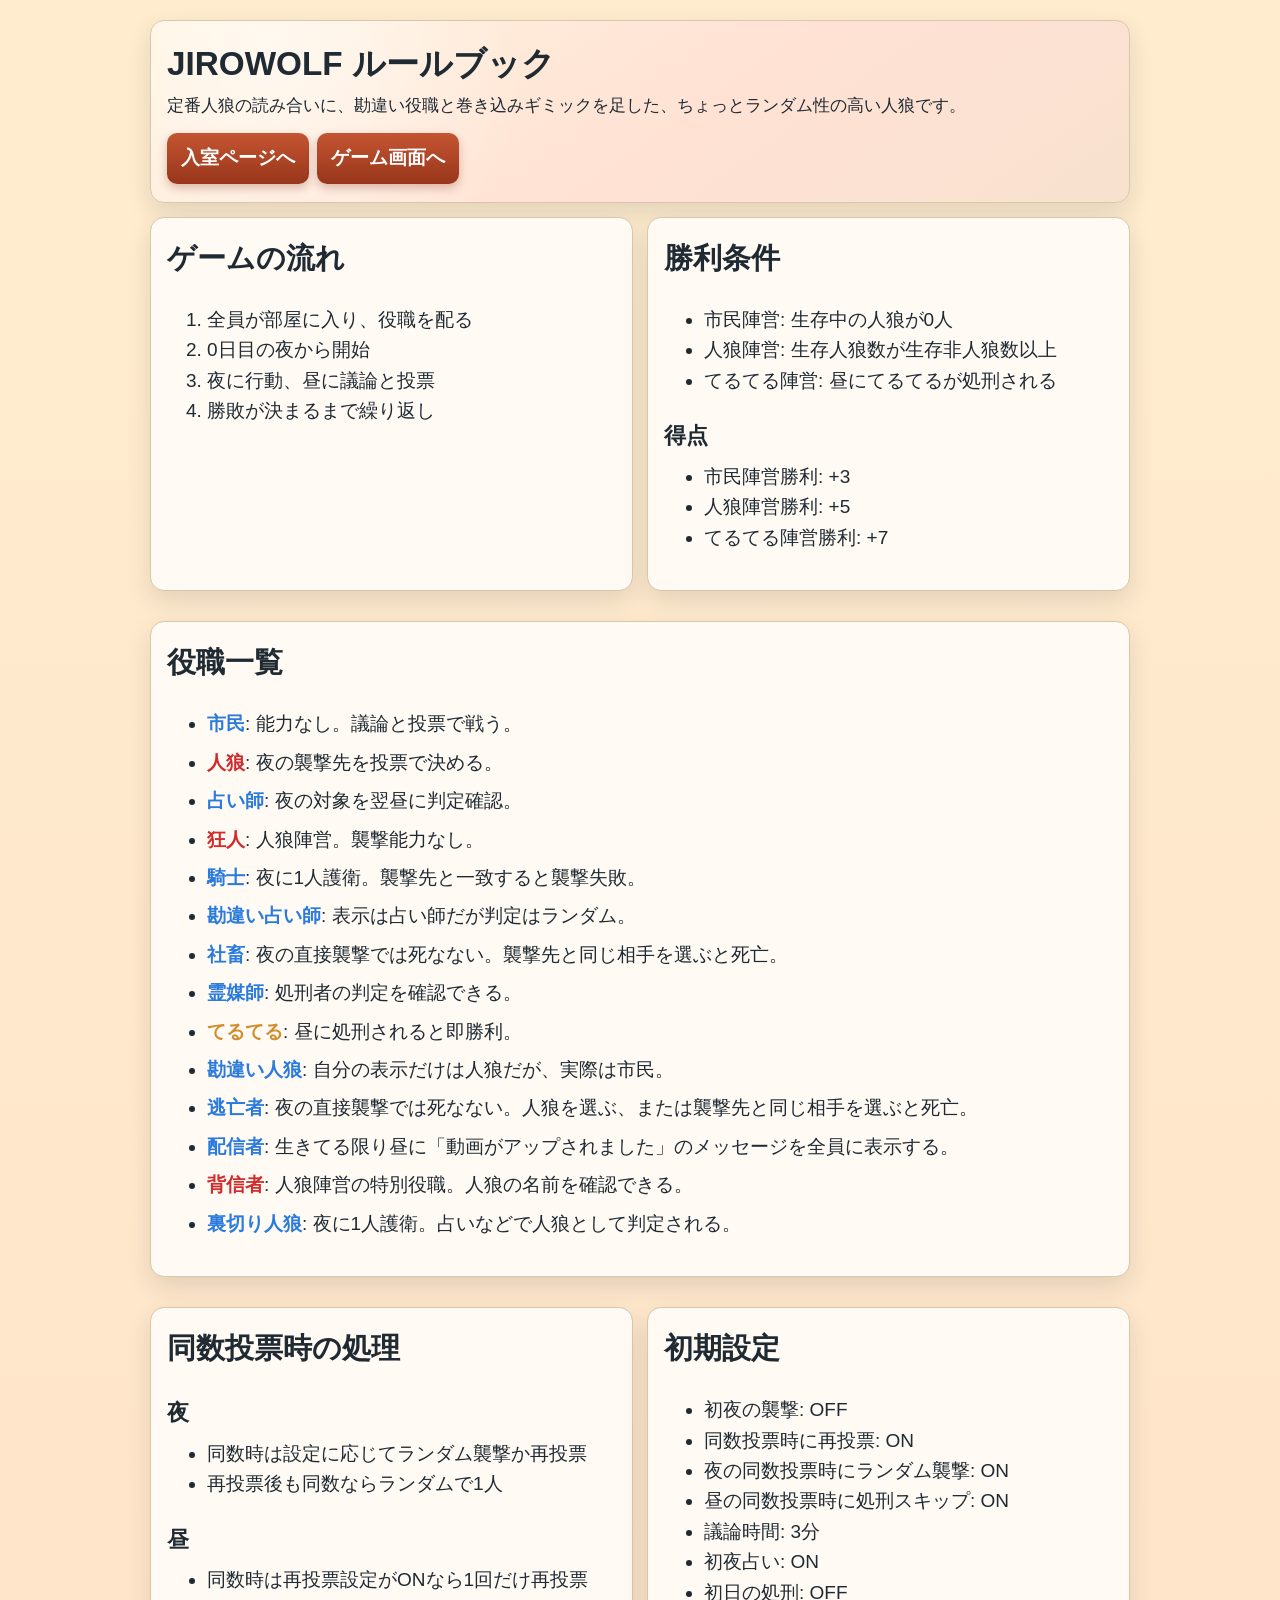
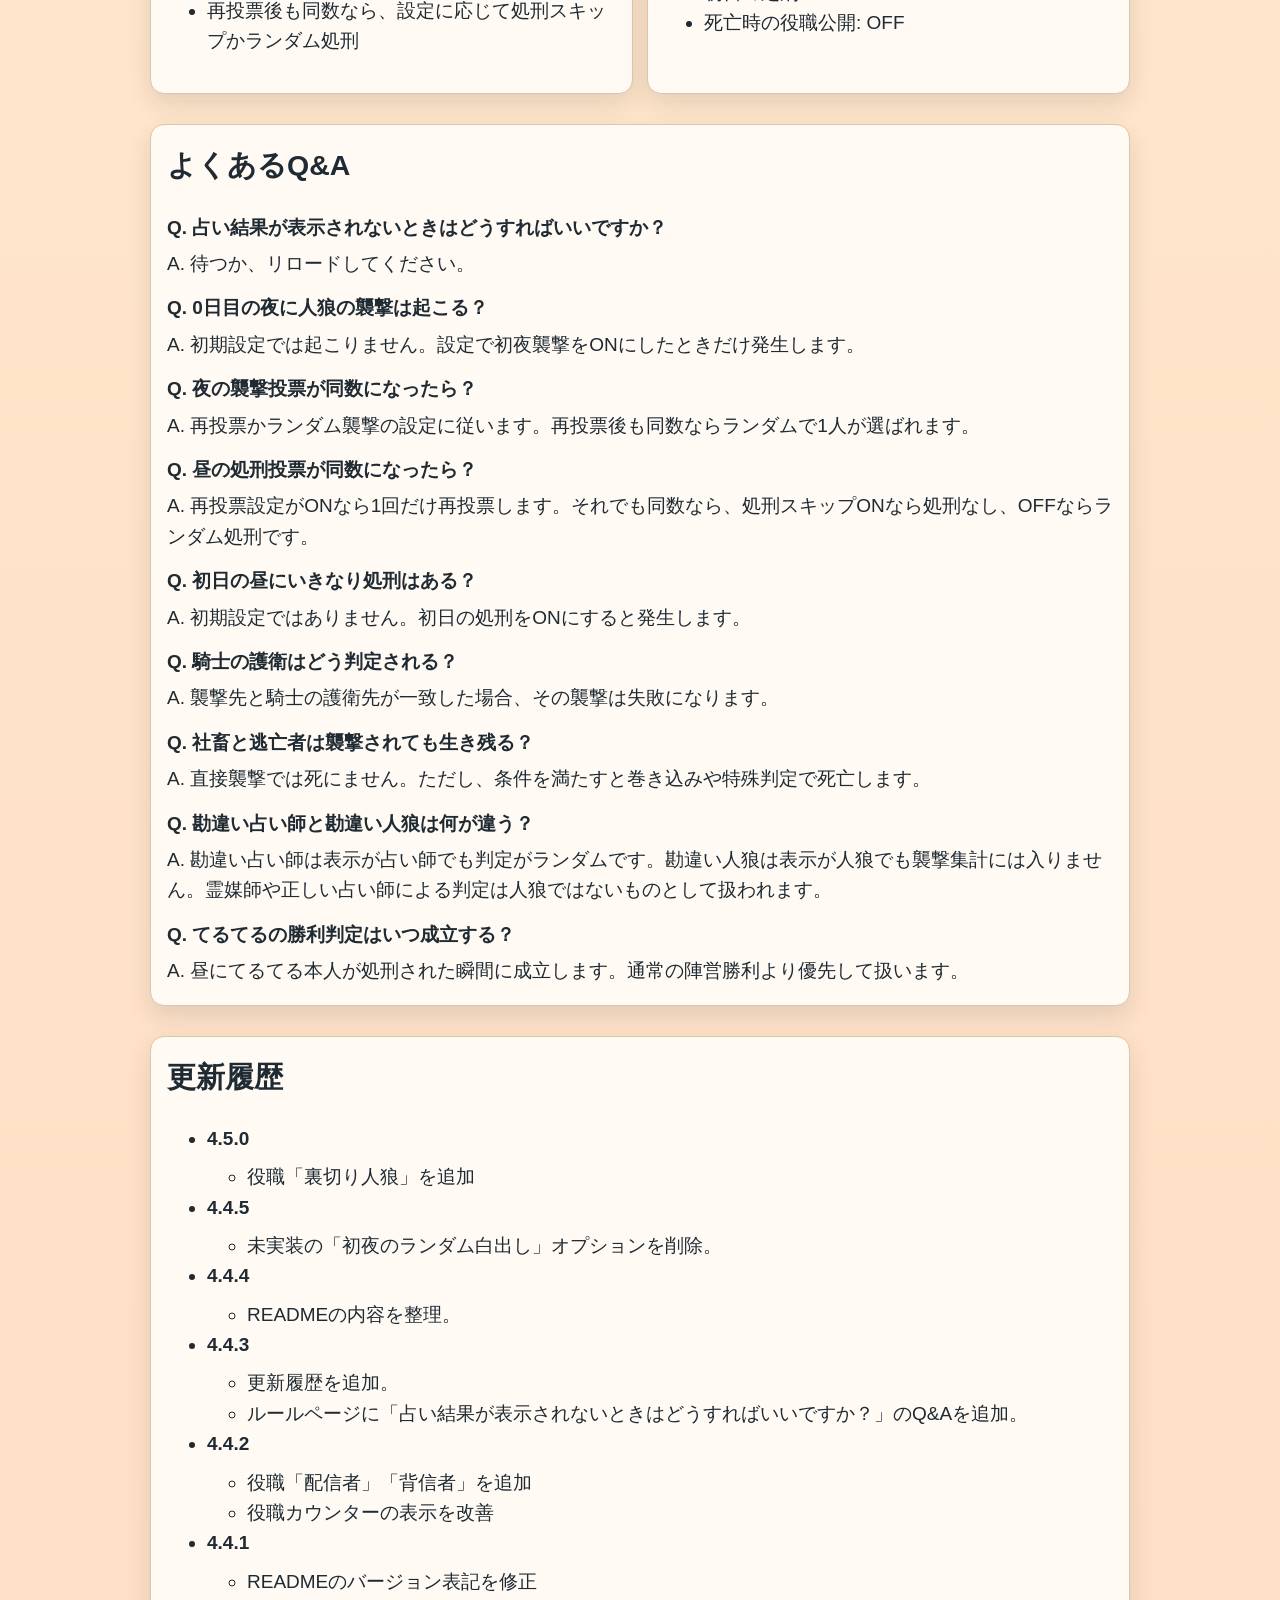
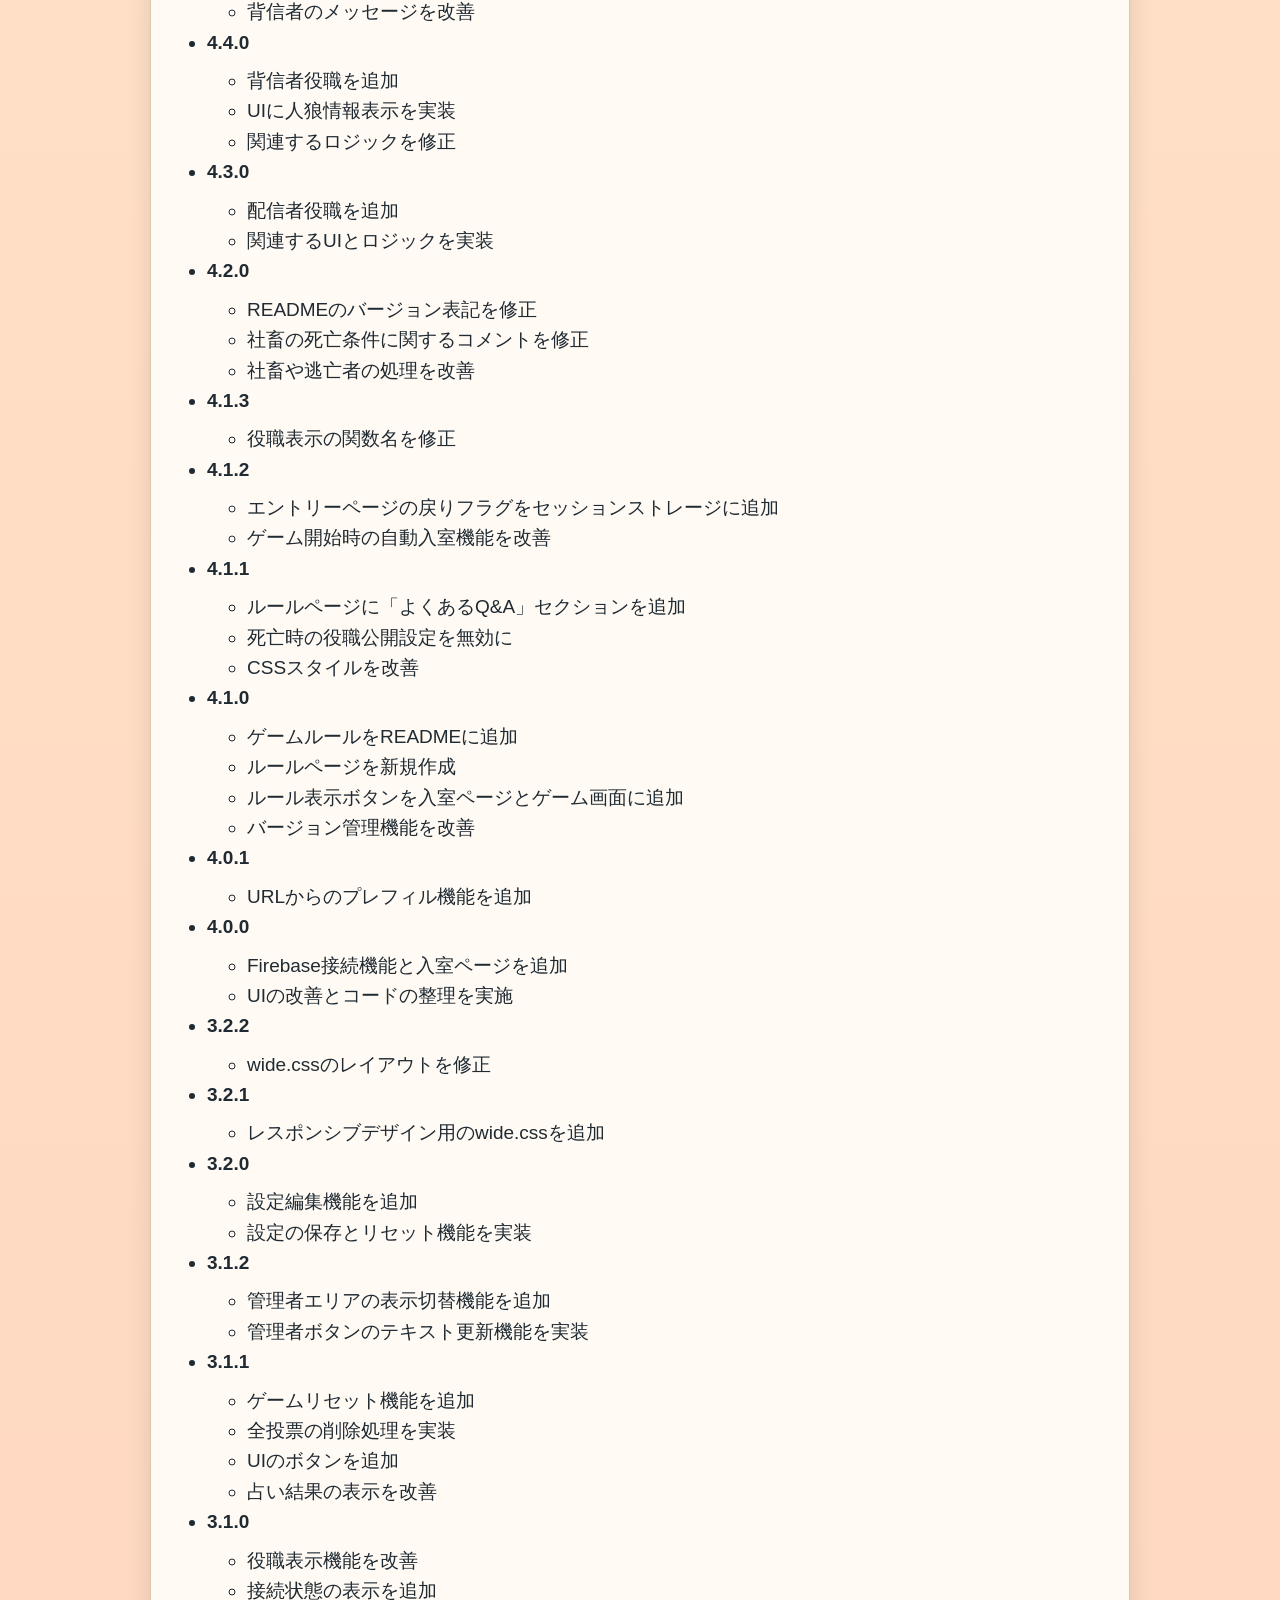
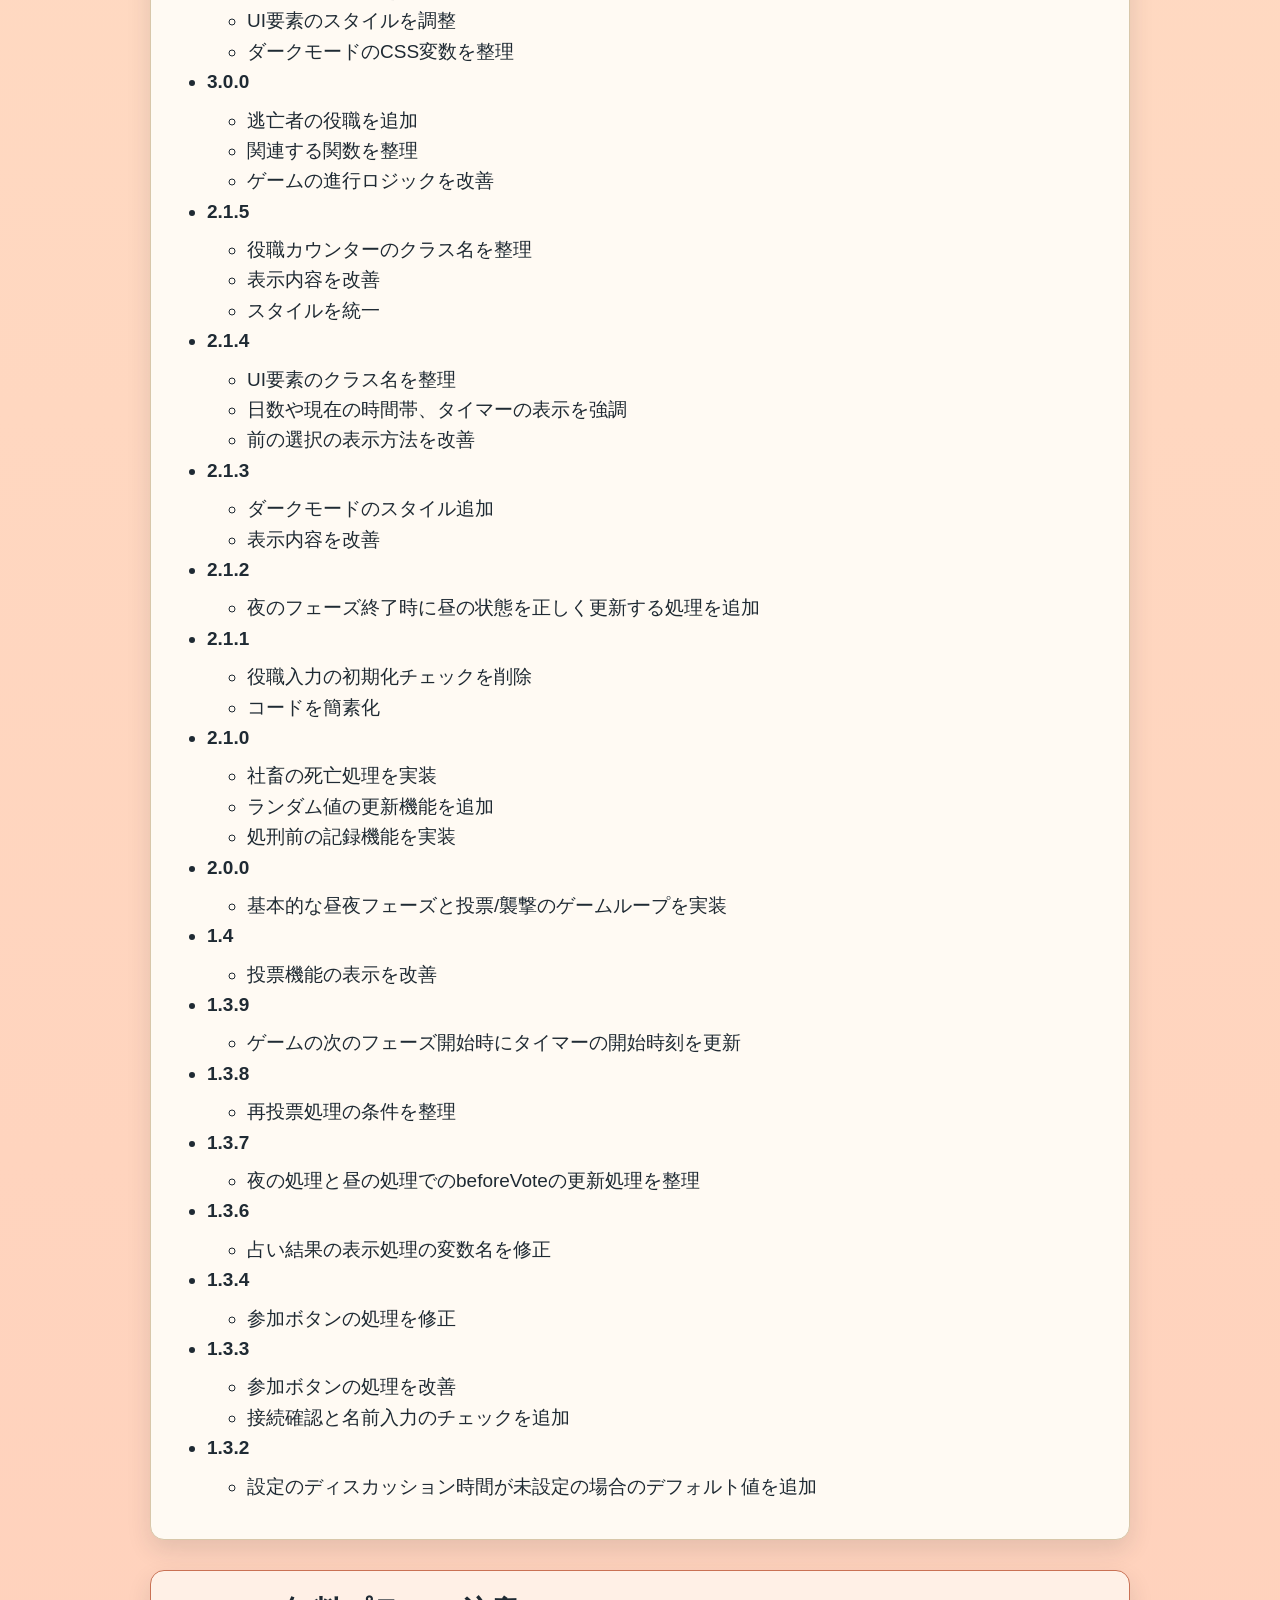
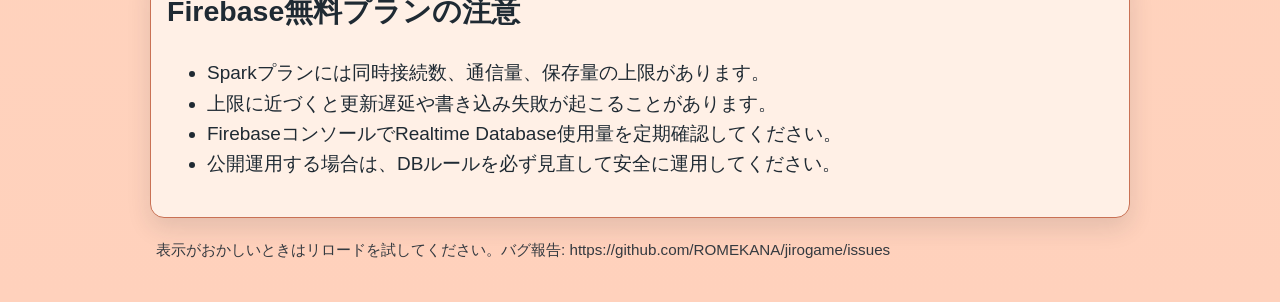
<file: rules.html>
<!DOCTYPE html>
<html lang="ja">
<head>
    <meta charset="UTF-8">
    <meta name="viewport" content="width=device-width, initial-scale=1, maximum-scale=1, user-scalable=no">
    <title>人狼 - ルール</title>
    <link rel="icon" href="./favicon.png">
    <link rel="stylesheet" href="./style.css">
    <link rel="stylesheet" href="./rules.css">
    <link rel="stylesheet" href="./mobile.css" media="(max-width: 768px)">
</head>
<body>
    <main class="rules-page">
        <section class="area hero">
            <h1>JIROWOLF ルールブック</h1>
            <p class="lead">定番人狼の読み合いに、勘違い役職と巻き込みギミックを足した、ちょっとランダム性の高い人狼です。</p>
            <div class="nav-row">
                <a href="./entry.html">入室ページへ</a>
                <a href="./index.html">ゲーム画面へ</a>
            </div>
        </section>

        <section class="rules-grid">
            <article class="area">
                <h2>ゲームの流れ</h2>
                <ol>
                    <li>全員が部屋に入り、役職を配る</li>
                    <li>0日目の夜から開始</li>
                    <li>夜に行動、昼に議論と投票</li>
                    <li>勝敗が決まるまで繰り返し</li>
                </ol>
            </article>

            <article class="area">
                <h2>勝利条件</h2>
                <ul>
                    <li>市民陣営: 生存中の人狼が0人</li>
                    <li>人狼陣営: 生存人狼数が生存非人狼数以上</li>
                    <li>てるてる陣営: 昼にてるてるが処刑される</li>
                </ul>
                <h3>得点</h3>
                <ul>
                    <li>市民陣営勝利: +3</li>
                    <li>人狼陣営勝利: +5</li>
                    <li>てるてる陣営勝利: +7</li>
                </ul>
            </article>

            <article class="area full">
                <h2>役職一覧</h2>
                <ul class="role-list">
                    <li><strong class="team-citizen">市民</strong>: 能力なし。議論と投票で戦う。</li>
                    <li><strong class="team-wolf">人狼</strong>: 夜の襲撃先を投票で決める。</li>
                    <li><strong class="team-citizen">占い師</strong>: 夜の対象を翌昼に判定確認。</li>
                    <li><strong class="team-wolf">狂人</strong>: 人狼陣営。襲撃能力なし。</li>
                    <li><strong class="team-citizen">騎士</strong>: 夜に1人護衛。襲撃先と一致すると襲撃失敗。</li>
                    <li><strong class="team-citizen">勘違い占い師</strong>: 表示は占い師だが判定はランダム。</li>
                    <li><strong class="team-citizen">社畜</strong>: 夜の直接襲撃では死なない。襲撃先と同じ相手を選ぶと死亡。</li>
                    <li><strong class="team-citizen">霊媒師</strong>: 処刑者の判定を確認できる。</li>
                    <li><strong class="team-teruteru">てるてる</strong>: 昼に処刑されると即勝利。</li>
                    <li><strong class="team-citizen">勘違い人狼</strong>: 自分の表示だけは人狼だが、実際は市民。</li>
                    <li><strong class="team-citizen">逃亡者</strong>: 夜の直接襲撃では死なない。人狼を選ぶ、または襲撃先と同じ相手を選ぶと死亡。</li>
                    <li><strong class="team-citizen">配信者</strong>: 生きてる限り昼に「動画がアップされました」のメッセージを全員に表示する。</li>
                    <li><strong class="team-wolf">背信者</strong>: 人狼陣営の特別役職。人狼の名前を確認できる。</li>
                    <li><strong class="team-citizen">裏切り人狼</strong>: 夜に1人護衛。占いなどで人狼として判定される。</li>
                </ul>
            </article>

            <article class="area">
                <h2>同数投票時の処理</h2>
                <h3>夜</h3>
                <ul>
                    <li>同数時は設定に応じてランダム襲撃か再投票</li>
                    <li>再投票後も同数ならランダムで1人</li>
                </ul>
                <h3>昼</h3>
                <ul>
                    <li>同数時は再投票設定がONなら1回だけ再投票</li>
                    <li>再投票後も同数なら、設定に応じて処刑スキップかランダム処刑</li>
                </ul>
            </article>

            <article class="area">
                <h2>初期設定</h2>
                <ul>
                    <li>初夜の襲撃: OFF</li>
                    <li>同数投票時に再投票: ON</li>
                    <li>夜の同数投票時にランダム襲撃: ON</li>
                    <li>昼の同数投票時に処刑スキップ: ON</li>
                    <li>議論時間: 3分</li>
                    <li>初夜占い: ON</li>
                    <li>初日の処刑: OFF</li>
                    <li>死亡時の役職公開: OFF</li>
                </ul>
            </article>

            <article class="area full">
                <h2>よくあるQ&A</h2>
                <dl class="qa-list">
                    <dt>Q. 占い結果が表示されないときはどうすればいいですか？</dt>
                    <dd>A. 待つか、リロードしてください。</dd>

                    <dt>Q. 0日目の夜に人狼の襲撃は起こる？</dt>
                    <dd>A. 初期設定では起こりません。設定で初夜襲撃をONにしたときだけ発生します。</dd>

                    <dt>Q. 夜の襲撃投票が同数になったら？</dt>
                    <dd>A. 再投票かランダム襲撃の設定に従います。再投票後も同数ならランダムで1人が選ばれます。</dd>

                    <dt>Q. 昼の処刑投票が同数になったら？</dt>
                    <dd>A. 再投票設定がONなら1回だけ再投票します。それでも同数なら、処刑スキップONなら処刑なし、OFFならランダム処刑です。</dd>

                    <dt>Q. 初日の昼にいきなり処刑はある？</dt>
                    <dd>A. 初期設定ではありません。初日の処刑をONにすると発生します。</dd>

                    <dt>Q. 騎士の護衛はどう判定される？</dt>
                    <dd>A. 襲撃先と騎士の護衛先が一致した場合、その襲撃は失敗になります。</dd>

                    <dt>Q. 社畜と逃亡者は襲撃されても生き残る？</dt>
                    <dd>A. 直接襲撃では死にません。ただし、条件を満たすと巻き込みや特殊判定で死亡します。</dd>

                    <dt>Q. 勘違い占い師と勘違い人狼は何が違う？</dt>
                    <dd>A. 勘違い占い師は表示が占い師でも判定がランダムです。勘違い人狼は表示が人狼でも襲撃集計には入りません。霊媒師や正しい占い師による判定は人狼ではないものとして扱われます。</dd>

                    <dt>Q. てるてるの勝利判定はいつ成立する？</dt>
                    <dd>A. 昼にてるてる本人が処刑された瞬間に成立します。通常の陣営勝利より優先して扱います。</dd>
                </dl>
            </article>

            <article class="area full">
                <h2>更新履歴</h2>
                <ul class="changelog-list">
                    <li><strong>4.5.0</strong>
                        <ul>
                            <li>役職「裏切り人狼」を追加</li>
                        </ul>
                    </li>
                    <li><strong>4.4.5</strong>
                        <ul>
                            <li>未実装の「初夜のランダム白出し」オプションを削除。</li>
                        </ul>
                    </li>
                    <li><strong>4.4.4</strong>
                        <ul>
                            <li>READMEの内容を整理。</li>
                        </ul>
                    </li>
                    <li><strong>4.4.3</strong>
                        <ul>
                            <li>更新履歴を追加。</li>
                            <li>ルールページに「占い結果が表示されないときはどうすればいいですか？」のQ&Aを追加。</li>
                        </ul>
                    </li>
                    <li><strong>4.4.2</strong>
                        <ul>
                            <li>役職「配信者」「背信者」を追加</li>
                            <li>役職カウンターの表示を改善</li>
                        </ul>
                    </li>
                    <li><strong>4.4.1</strong>
                        <ul>
                            <li>READMEのバージョン表記を修正</li>
                            <li>背信者のメッセージを改善</li>
                        </ul>
                    </li>
                    <li><strong>4.4.0</strong>
                        <ul>
                            <li>背信者役職を追加</li>
                            <li>UIに人狼情報表示を実装</li>
                            <li>関連するロジックを修正</li>
                        </ul>
                    </li>
                    <li><strong>4.3.0</strong>
                        <ul>
                            <li>配信者役職を追加</li>
                            <li>関連するUIとロジックを実装</li>
                        </ul>
                    </li>
                    <li><strong>4.2.0</strong>
                        <ul>
                            <li>READMEのバージョン表記を修正</li>
                            <li>社畜の死亡条件に関するコメントを修正</li>
                            <li>社畜や逃亡者の処理を改善</li>
                        </ul>
                    </li>
                    <li><strong>4.1.3</strong>
                        <ul>
                            <li>役職表示の関数名を修正</li>
                        </ul>
                    </li>
                    <li><strong>4.1.2</strong>
                        <ul>
                            <li>エントリーページの戻りフラグをセッションストレージに追加</li>
                            <li>ゲーム開始時の自動入室機能を改善</li>
                        </ul>
                    </li>
                    <li><strong>4.1.1</strong>
                        <ul>
                            <li>ルールページに「よくあるQ&A」セクションを追加</li>
                            <li>死亡時の役職公開設定を無効に</li>
                            <li>CSSスタイルを改善</li>
                        </ul>
                    </li>
                    <li><strong>4.1.0</strong>
                        <ul>
                            <li>ゲームルールをREADMEに追加</li>
                            <li>ルールページを新規作成</li>
                            <li>ルール表示ボタンを入室ページとゲーム画面に追加</li>
                            <li>バージョン管理機能を改善</li>
                        </ul>
                    </li>
                    <li><strong>4.0.1</strong>
                        <ul>
                            <li>URLからのプレフィル機能を追加</li>
                        </ul>
                    </li>
                    <li><strong>4.0.0</strong>
                        <ul>
                            <li>Firebase接続機能と入室ページを追加</li>
                            <li>UIの改善とコードの整理を実施</li>
                        </ul>
                    </li>
                    <li><strong>3.2.2</strong>
                        <ul>
                            <li>wide.cssのレイアウトを修正</li>
                        </ul>
                    </li>
                    <li><strong>3.2.1</strong>
                        <ul>
                            <li>レスポンシブデザイン用のwide.cssを追加</li>
                        </ul>
                    </li>
                    <li><strong>3.2.0</strong>
                        <ul>
                            <li>設定編集機能を追加</li>
                            <li>設定の保存とリセット機能を実装</li>
                        </ul>
                    </li>
                    <li><strong>3.1.2</strong>
                        <ul>
                            <li>管理者エリアの表示切替機能を追加</li>
                            <li>管理者ボタンのテキスト更新機能を実装</li>
                        </ul>
                    </li>
                    <li><strong>3.1.1</strong>
                        <ul>
                            <li>ゲームリセット機能を追加</li>
                            <li>全投票の削除処理を実装</li>
                            <li>UIのボタンを追加</li>
                            <li>占い結果の表示を改善</li>
                        </ul>
                    </li>
                    <li><strong>3.1.0</strong>
                        <ul>
                            <li>役職表示機能を改善</li>
                            <li>接続状態の表示を追加</li>
                            <li>UI要素のスタイルを調整</li>
                            <li>ダークモードのCSS変数を整理</li>
                        </ul>
                    </li>
                    <li><strong>3.0.0</strong>
                        <ul>
                            <li>逃亡者の役職を追加</li>
                            <li>関連する関数を整理</li>
                            <li>ゲームの進行ロジックを改善</li>
                        </ul>
                    </li>
                    <li><strong>2.1.5</strong>
                        <ul>
                            <li>役職カウンターのクラス名を整理</li>
                            <li>表示内容を改善</li>
                            <li>スタイルを統一</li>
                        </ul>
                    </li>
                    <li><strong>2.1.4</strong>
                        <ul>
                            <li>UI要素のクラス名を整理</li>
                            <li>日数や現在の時間帯、タイマーの表示を強調</li>
                            <li>前の選択の表示方法を改善</li>
                        </ul>
                    </li>
                    <li><strong>2.1.3</strong>
                        <ul>
                            <li>ダークモードのスタイル追加</li>
                            <li>表示内容を改善</li>
                        </ul>
                    </li>
                    <li><strong>2.1.2</strong>
                        <ul>
                            <li>夜のフェーズ終了時に昼の状態を正しく更新する処理を追加</li>
                        </ul>
                    </li>
                    <li><strong>2.1.1</strong>
                        <ul>
                            <li>役職入力の初期化チェックを削除</li>
                            <li>コードを簡素化</li>
                        </ul>
                    </li>
                    <li><strong>2.1.0</strong>
                        <ul>
                            <li>社畜の死亡処理を実装</li>
                            <li>ランダム値の更新機能を追加</li>
                            <li>処刑前の記録機能を実装</li>
                        </ul>
                    </li>
                    <li><strong>2.0.0</strong>
                        <ul>
                            <li>基本的な昼夜フェーズと投票/襲撃のゲームループを実装</li>
                        </ul>
                    </li>
                    <li><strong>1.4</strong>
                        <ul>
                            <li>投票機能の表示を改善</li>
                        </ul>
                    </li>
                    <li><strong>1.3.9</strong>
                        <ul>
                            <li>ゲームの次のフェーズ開始時にタイマーの開始時刻を更新</li>
                        </ul>
                    </li>
                    <li><strong>1.3.8</strong>
                        <ul>
                            <li>再投票処理の条件を整理</li>
                        </ul>
                    </li>
                    <li><strong>1.3.7</strong>
                        <ul>
                            <li>夜の処理と昼の処理でのbeforeVoteの更新処理を整理</li>
                        </ul>
                    </li>
                    <li><strong>1.3.6</strong>
                        <ul>
                            <li>占い結果の表示処理の変数名を修正</li>
                        </ul>
                    </li>
                    <li><strong>1.3.4</strong>
                        <ul>
                            <li>参加ボタンの処理を修正</li>
                        </ul>
                    </li>
                    <li><strong>1.3.3</strong>
                        <ul>
                            <li>参加ボタンの処理を改善</li>
                            <li>接続確認と名前入力のチェックを追加</li>
                        </ul>
                    </li>
                    <li><strong>1.3.2</strong>
                        <ul>
                            <li>設定のディスカッション時間が未設定の場合のデフォルト値を追加</li>
                        </ul>
                    </li>
                </ul>
            </article>

            <article class="area caution full">
                <h2>Firebase無料プランの注意</h2>
                <ul>
                    <li>Sparkプランには同時接続数、通信量、保存量の上限があります。</li>
                    <li>上限に近づくと更新遅延や書き込み失敗が起こることがあります。</li>
                    <li>FirebaseコンソールでRealtime Database使用量を定期確認してください。</li>
                    <li>公開運用する場合は、DBルールを必ず見直して安全に運用してください。</li>
                </ul>
            </article>
        </section>
    </main>

    <p class="footer-note">表示がおかしいときはリロードを試してください。バグ報告: https://github.com/ROMEKANA/jirogame/issues</p>
</body>
</html>
</file>
<file: style.css>
:root {
    --bg-color: #e9d4c1;
    --bg-top: #ffecce;
    --bg-bottom: #ffd1bc;
    --card: #fffaf3;
    --card-border: #d8c7aa;
    --text: #1f2a33;
    --status-color: #ff0000;
    --numberinput-border: #b14627;
    --numberinput-focus-border: #b14627;
    --numberinput-bg: #ffffff86;
    --line: #ccb996;
    --shadow: 0 10px 24px #1a28341f;
    --btn-color: #ffffff;
    --btn-top: #c45532;
    --btn-bottom: #98361b;
    --btn-shadow: #7a241147;
    --btn-hover-top: #d56440;
    --btn-hover-bottom: #ab3c1f;
    --list-bg: #ffffffbf;
    --list-border: #dbcdb4;
    --role-color: #8b2f14;
    --selected-color: #003c96;
    --role-assign-bg: #fff4f4;
}

* {
    box-sizing: border-box;
}

body {
    margin: 0;
    padding: 20px 14px 36px;
    font-family: "Yu Gothic UI", "Meiryo", "Hiragino Kaku Gothic ProN", sans-serif;
    font-size: 19px;
    line-height: 1.6;
    color: var(--text);
    background-color: var(--bg-color);
    background: linear-gradient(180deg, var(--bg-top), var(--bg-bottom));
}

hr {
    width: min(980px, 100%);
    margin: 8px auto 12px;
    border: none;
    border-top: 2px dashed var(--line);
}

input[type="text"],
input[type="number"] {
    width: min(460px, 100%);
    padding: 12px 14px;
    margin: 8px 0;
    font-size: 1rem;
    border: 1px solid var(--numberinput-border);
    border-radius: 10px;
    background: var(--numberinput-bg);
}

input[type="text"]:focus,
input[type="number"]:focus {
    outline: 2px solid var(--numberinput-focus-border);
    border-color: var(--numberinput-border);
}

button {
    margin: 8px 8px 8px 0;
    padding: 12px 16px;
    font-size: 1rem;
    font-weight: 700;
    border: none;
    border-radius: 10px;
    color: var(--btn-color);
    background: linear-gradient(180deg, var(--btn-top), var(--btn-bottom));
    box-shadow: 0 4px 10px var(--btn-shadow);
    cursor: pointer;
}

button:hover {
    background: linear-gradient(180deg, var(--btn-hover-top), var(--btn-hover-bottom));
}

button:active {
    transform: translateY(1px);
}

.danger-button {
    background: linear-gradient(180deg, #cf3f3f, #9f1f1f);
    box-shadow: 0 4px 10px #7818184d;
}

.danger-button:hover {
    background: linear-gradient(180deg, #db5555, #ad2a2a);
}

.area {
    width: min(980px, 100%);
    margin: 0 auto 16px;
    padding: 18px 16px;
    background: var(--card);
    border: 1px solid var(--card-border);
    border-radius: 14px;
    box-shadow: var(--shadow);
    text-align: left;
}

.display {
    display: block;
    margin-top: 8px;
    padding: 12px;
    border-radius: 10px;
    border: 1px solid var(--list-border);
    background: var(--list-bg);
}

.bold-word {
    font-weight: 700;
    display: inline-block;
    font-size: 1.5rem;
    margin: 6px 0;
    letter-spacing: 0.02em;
}

.role-counter-list {
    margin: 8px 0;
}

.role-counter-row {
    display: grid;
    grid-template-columns: minmax(0, 1fr) minmax(84px, 120px);
    gap: 10px;
    align-items: center;
    margin: 8px 0;
}

.role-counter-row .role-name {
    min-width: 0;
}

.role-counter-row.role-team-1 .role-name {
    color: #2b7bde;
}

.role-counter-row.role-team-2 .role-name {
    color: #d12b2b;
}

.role-counter-row.role-team-3 .role-name {
    color: #d18d2b;
}

.role-counter-row .role-value-display {
    justify-self: start;
    font-weight: 700;
}

.role-counter-row input[type="number"] {
    width: 100%;
    margin: 0;
}

#role-assign {
    background-color: var(--role-assign-bg);
}

#role-display {
    color: var(--role-color);
}

#selected-player {
    color: var(--selected-color);
}

#status,
#status2 {
    font-size: 1rem;
    color: var(--status-color);
    margin-bottom: 12px;
}

#player-list .player-row {
    display: grid;
    grid-template-columns: minmax(140px, 1.4fr) 88px 96px;
    gap: 10px;
    align-items: center;
    padding: 4px 0;
    border-bottom: 1px dotted var(--line);
}

#player-list .player-row:last-child {
    border-bottom: none;
}

#player-list.with-role-column .player-row {
    grid-template-columns: minmax(140px, 1.4fr) 88px 96px minmax(110px, 1fr);
}

#player-list .player-col.name {
    font-weight: 700;
    overflow-wrap: anywhere;
}

#player-list .player-col {
    min-width: 0;
}

#setting-inputs {
    display: flex;
    gap: 8px;
}

#setting-name {
    flex: 7;
}

#setting-value {
    flex: 3;
}
</file>
<file: rules.css>
main.rules-page {
    width: min(980px, 100%);
    margin: 0 auto;
}

.hero {
    margin-bottom: 14px;
    background:
        radial-gradient(circle at 12% 15%, rgba(255, 255, 255, 0.6), transparent 30%),
        linear-gradient(145deg, #fff3dd, #ffe2d4 55%, #f8e1cf);
}

.hero h1 {
    margin: 4px 0 8px;
    font-size: clamp(1.6rem, 2.6vw, 2.2rem);
    line-height: 1.25;
}

.hero .lead {
    margin: 0;
    font-size: 1.05rem;
}

.nav-row {
    display: flex;
    gap: 8px;
    flex-wrap: wrap;
    margin-top: 14px;
}

.nav-row a {
    display: inline-block;
    padding: 10px 14px;
    border-radius: 10px;
    color: #ffffff;
    text-decoration: none;
    font-weight: 700;
    background: linear-gradient(180deg, var(--btn-top), var(--btn-bottom));
    box-shadow: 0 4px 10px var(--btn-shadow);
}

.nav-row a:hover {
    background: linear-gradient(180deg, var(--btn-hover-top), var(--btn-hover-bottom));
}

.rules-grid {
    display: grid;
    grid-template-columns: 1fr;
    gap: 14px;
}

.rules-grid .area h2 {
    margin-top: 0;
}

.rules-grid .area h3 {
    margin-bottom: 6px;
}

.rules-grid ul,
.rules-grid ol {
    margin-top: 8px;
}

.role-list li {
    margin-bottom: 8px;
}

.team-citizen {
    color: #2b7bde;
}

.team-wolf {
    color: #d12b2b;
}

.team-teruteru {
    color: #d18d2b;
}

.qa-list {
    margin: 10px 0 0;
}

.qa-list dt {
    margin-top: 14px;
    font-weight: 700;
}

.qa-list dt:first-child {
    margin-top: 0;
}

.qa-list dd {
    margin: 6px 0 0;
    padding-left: 0;
}

.caution {
    border: 1px solid #c97154;
    background: #fff0e6;
}

.footer-note {
    width: min(980px, 100%);
    margin: 0 auto;
    padding: 4px 6px;
    font-size: 0.95rem;
    opacity: 0.9;
}

@media (min-width: 960px) {
    .rules-grid {
        grid-template-columns: 1fr 1fr;
    }

    .rules-grid .full {
        grid-column: 1 / -1;
    }
}
</file>
<file: mobile.css>
html {
    -webkit-text-size-adjust: 100%;
}

body {
    font-size: 18px;
    line-height: 1.7;
    padding: 12px 10px 24px;
}

input[type="text"],
input[type="number"] {
    width: 100%;
    min-height: 48px;
    padding: 12px 14px;
    margin: 10px 0;
    font-size: 16px;
    line-height: 1.4;
}

input[type="number"] {
    text-align: center;
}


button {
    width: 100%;
    min-height: 48px;
    padding: 12px 16px;
    margin: 10px 0;
    font-size: 1.02rem;
    line-height: 1.35;
    touch-action: manipulation;
}

.area {
    padding: 14px 12px;
    border-radius: 12px;
}

.bold-word {
    font-size: 1.32rem;
    line-height: 1.45;
}

.role-counter-list {
    margin: 10px 0;
}

.role-counter-row {
    display: grid;
    grid-template-columns: minmax(0, 1fr) 96px;
    gap: 10px;
    align-items: center;
    margin: 10px 0;
}

.role-counter-row .role-value-display {
    justify-self: start;
}

.role-counter-row input[type="number"] {
    margin: 0;
    min-height: 44px;
    padding: 8px 10px;
}

#player-list .player-row {
    grid-template-columns: minmax(110px, 1.2fr) 64px 76px;
    gap: 8px;
    font-size: 0.92rem;
}

#player-list.with-role-column .player-row {
    grid-template-columns: minmax(90px, 1.15fr) 58px 70px minmax(80px, 1fr);
}
</file>
